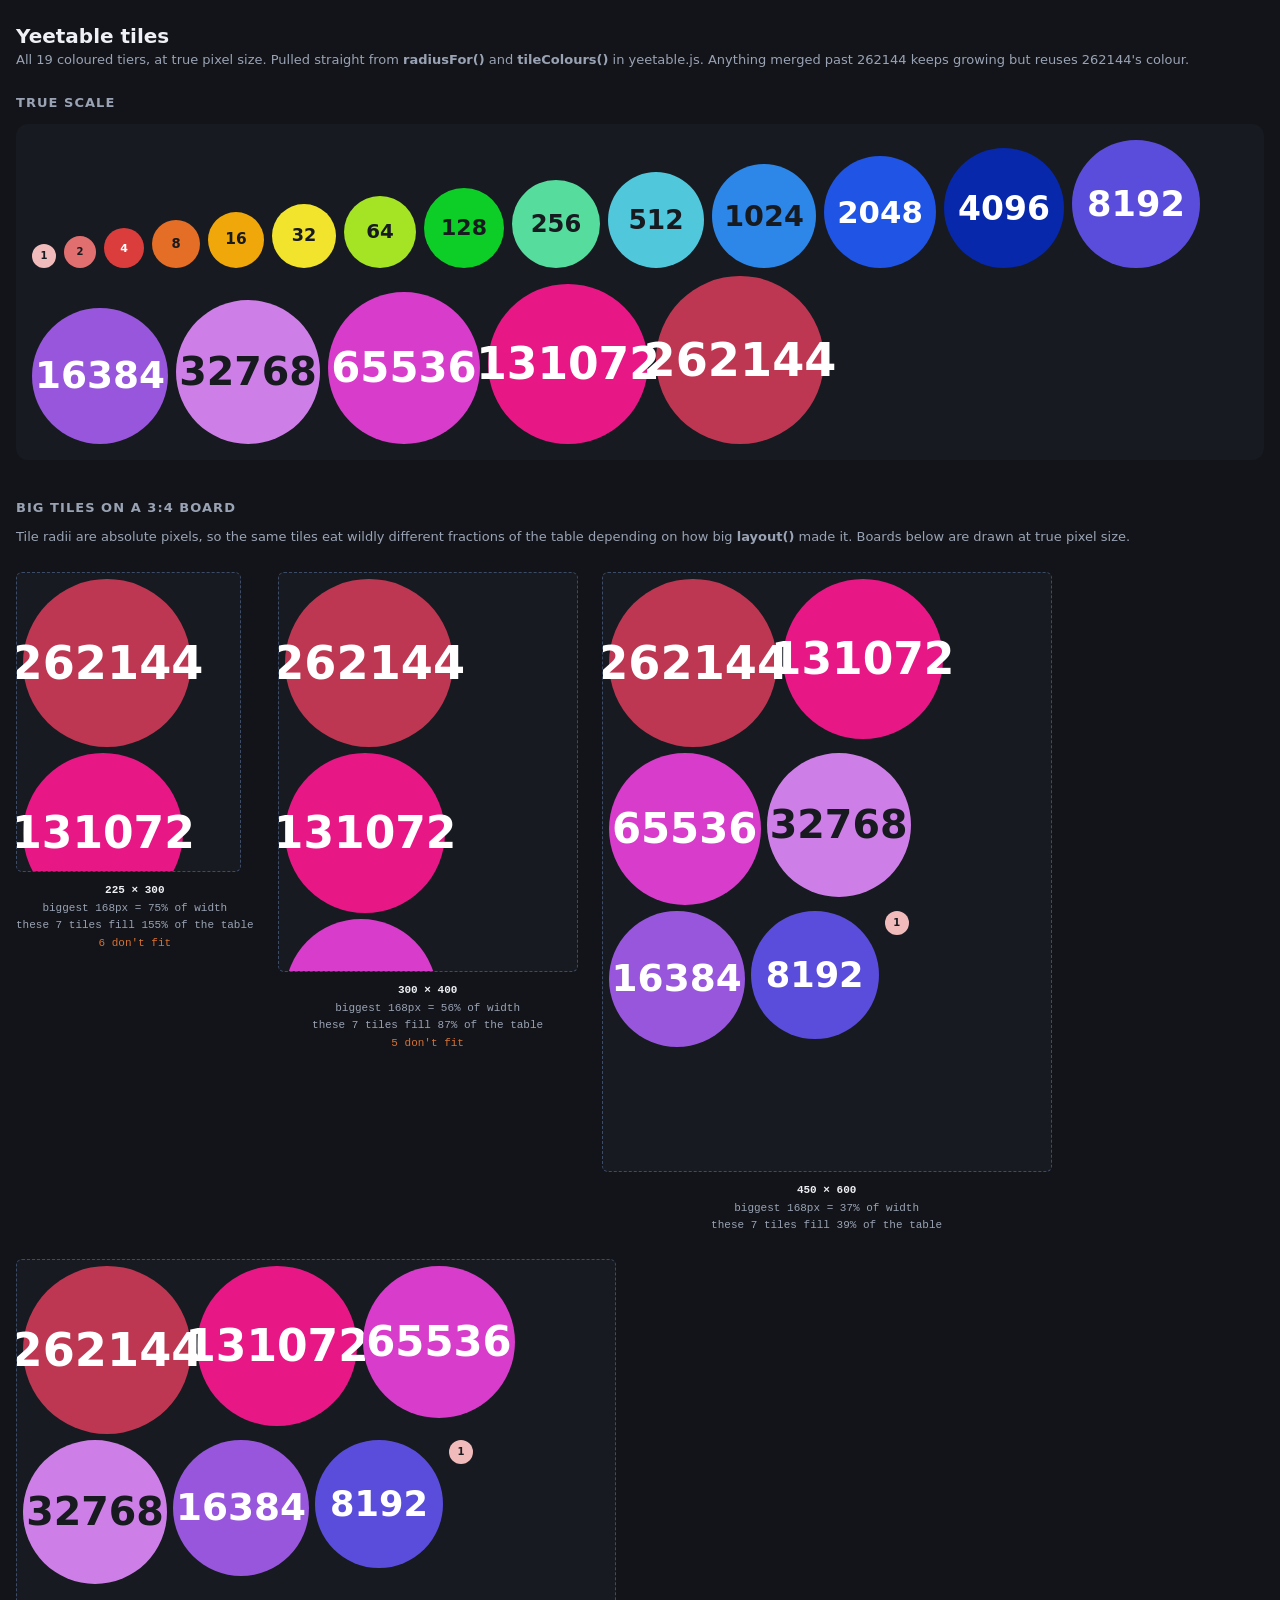
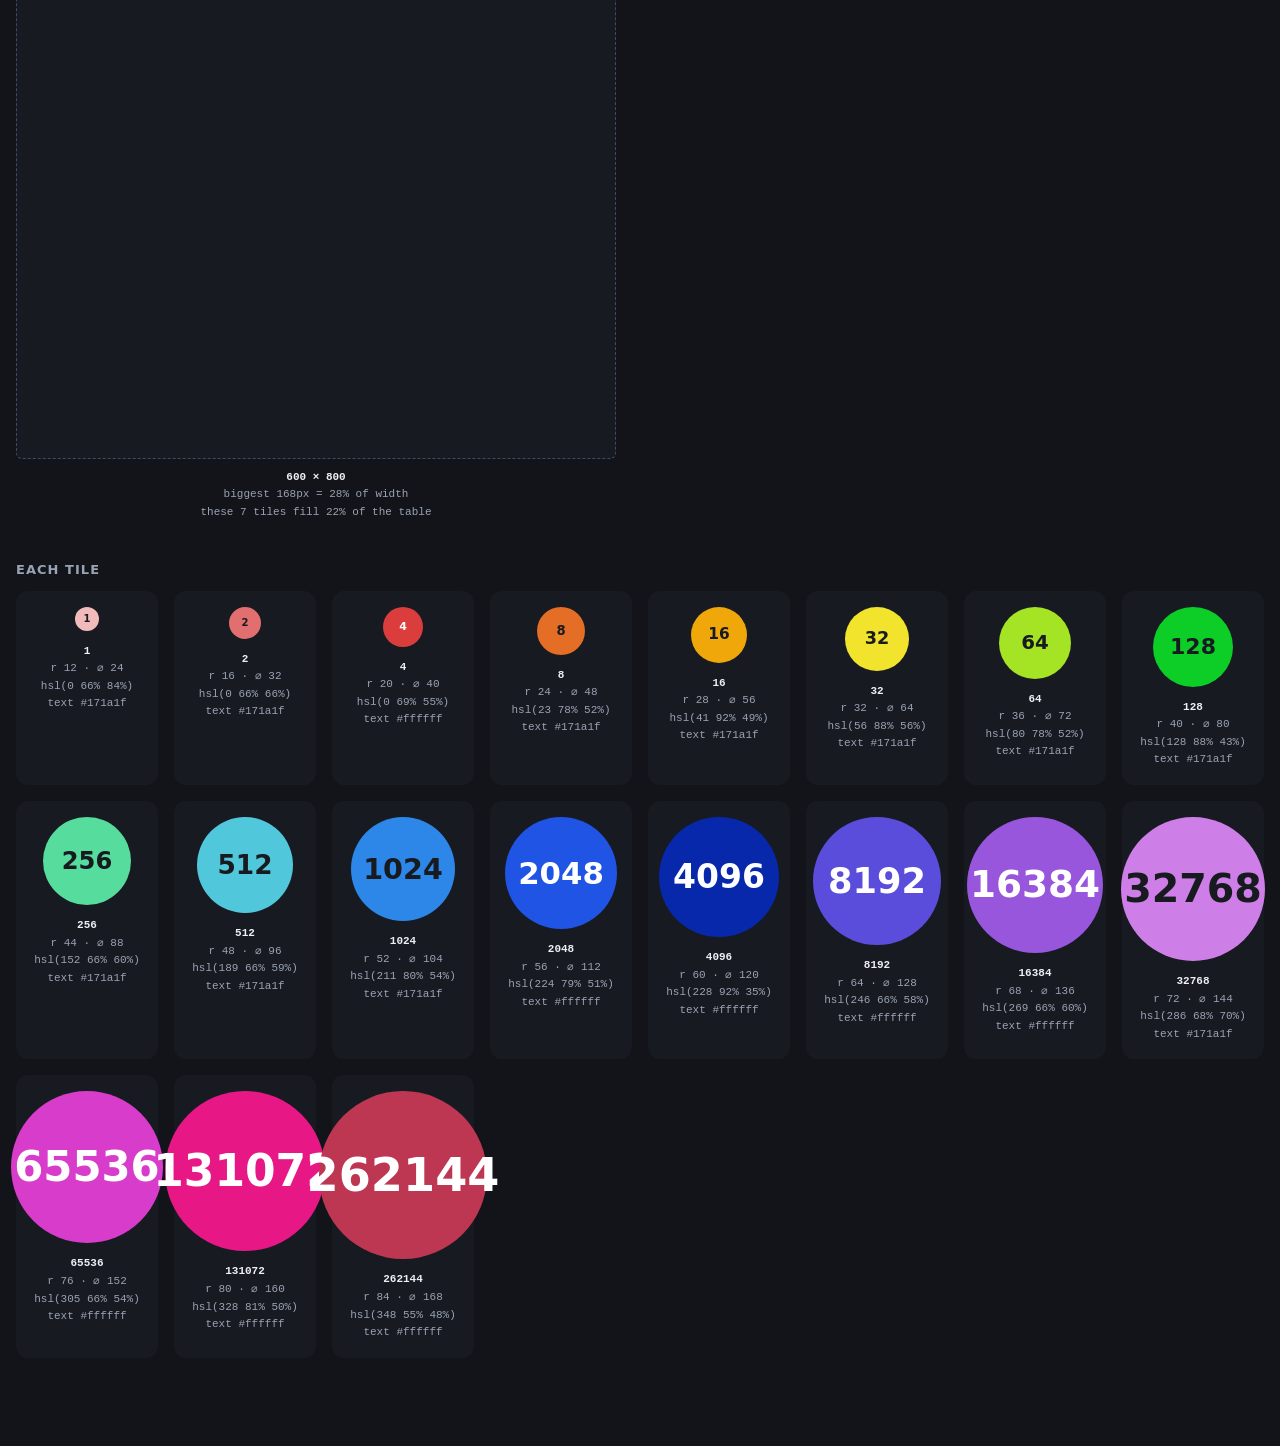
<file: tiles-preview.html>
<!DOCTYPE html>
<html lang="en-CA">
<head>
<meta charset="UTF-8">
<meta name="viewport" content="width=device-width, initial-scale=1.0">
<title>Yeetable Tiles</title>
<style>
  * { box-sizing: border-box; }

  body {
    margin: 0;
    padding: 24px 16px 48px;
    background: #12141a;
    color: #eef0f5;
    font-family: system-ui, sans-serif;
  }

  h1 {
    font-size: 20px;
    margin: 0 0 4px;
  }

  .sub {
    color: #9aa3b3;
    font-size: 13px;
    margin: 0 0 28px;
  }

  h2 {
    font-size: 13px;
    letter-spacing: 0.08em;
    text-transform: uppercase;
    color: #9aa3b3;
    font-weight: 600;
    margin: 0 0 14px;
  }

  section { margin-bottom: 40px; }

  .scale {
    display: flex;
    align-items: flex-end;
    gap: 8px;
    flex-wrap: wrap;
    padding: 16px;
    background: #171a21;
    border-radius: 12px;
    overflow-x: auto;
  }

  .grid {
    display: grid;
    grid-template-columns: repeat(auto-fill, minmax(140px, 1fr));
    gap: 16px;
  }

  .cell {
    background: #171a21;
    border-radius: 12px;
    padding: 16px 12px;
    display: flex;
    flex-direction: column;
    align-items: center;
    gap: 12px;
  }

  .tile {
    border-radius: 50%;
    display: flex;
    align-items: center;
    justify-content: center;
    font-weight: 600;
    flex-shrink: 0;
    line-height: 1;
  }

  .meta {
    font-family: Consolas, ui-monospace, monospace;
    font-size: 11px;
    color: #9aa3b3;
    text-align: center;
    line-height: 1.6;
    font-variant-numeric: tabular-nums;
  }

  .meta b {
    color: #eef0f5;
    font-weight: 600;
  }

  .boards {
    display: flex;
    align-items: flex-start;
    gap: 24px;
    flex-wrap: wrap;
  }

  .board-wrap {
    display: flex;
    flex-direction: column;
    gap: 10px;
  }

  .board {
    position: relative;
    background: #171a21;
    border: 1px dashed #3c4b66;
    border-radius: 6px;
    overflow: hidden;
    flex-shrink: 0;
  }

  .board .tile {
    position: absolute;
  }

  .warn { color: #d57234; }
</style>
</head>
<body>

<h1>Yeetable tiles</h1>
<p class="sub">All 19 coloured tiers, at true pixel size. Pulled straight from <b>radiusFor()</b> and <b>tileColours()</b> in yeetable.js. Anything merged past 262144 keeps growing but reuses 262144's colour.</p>

<section>
  <h2>True scale</h2>
  <div class="scale" id="scale"></div>
</section>

<section>
  <h2>Big tiles on a 3:4 board</h2>
  <p class="sub">Tile radii are absolute pixels, so the same tiles eat wildly different fractions of the table depending on how big <b>layout()</b> made it. Boards below are drawn at true pixel size.</p>
  <div class="boards" id="boards"></div>
</section>

<section>
  <h2>Each tile</h2>
  <div class="grid" id="grid"></div>
</section>

<script>
// copied verbatim from yeetable.js so this preview cannot drift
const TILE_HSL = {
  1: [0, 66, 84],
  2: [0, 66, 66],
  4: [0, 69, 55],
  8: [23, 78, 52],
  16: [41, 92, 49],
  32: [56, 88, 56],
  64: [80, 78, 52],
  128: [128, 88, 43],
  256: [152, 66, 60],
  512: [189, 66, 59],
  1024: [211, 80, 54],
  2048: [224, 79, 51],
  4096: [228, 92, 35],
  8192: [246, 66, 58],
  16384: [269, 66, 60],
  32768: [286, 68, 70],
  65536: [305, 66, 54],
  131072: [328, 81, 50],
  262144: [348, 55, 48],
};
const TOP_SOLID = 262144;

function hslToRgb(h, s, l) {
  const hh = h / 360;
  const a = s * Math.min(l, 1 - l);
  function channel(n) {
    const k = (n + hh * 12) % 12;
    return l - a * Math.max(-1, Math.min(Math.min(k - 3, 9 - k), 1));
  }
  return [channel(0), channel(8), channel(4)];
}

function tileColours(value) {
  const hsl = TILE_HSL[value] || TILE_HSL[TOP_SOLID];
  const fill = "hsl(" + hsl[0] + ", " + hsl[1] + "%, " + hsl[2] + "%)";
  const rgb = hslToRgb(hsl[0], hsl[1] / 100, hsl[2] / 100);
  const lum = 0.2126 * rgb[0] + 0.7152 * rgb[1] + 0.0722 * rgb[2];
  let text = "#ffffff";
  if (lum > 0.45) {
    text = "#171a1f";
  }
  return { fill: fill, text: text };
}

const BASE_RADIUS = 16;
const RADIUS_STEP = 4;

function radiusFor(value) {
  const level = Math.round(Math.log2(value)) - 1;
  return BASE_RADIUS + level * RADIUS_STEP;
}

// canvas uses "600 " + Math.max(10, r * 0.55) + "px system-ui"
function fontFor(r) {
  return Math.max(10, r * 0.55);
}

function makeTile(value) {
  const r = radiusFor(value);
  const colours = tileColours(value);
  const el = document.createElement("div");
  el.className = "tile";
  el.style.width = (r * 2) + "px";
  el.style.height = (r * 2) + "px";
  el.style.background = colours.fill;
  el.style.color = colours.text;
  el.style.fontSize = fontFor(r) + "px";
  el.textContent = String(value);
  return el;
}

const values = Object.keys(TILE_HSL).map(Number).sort(function (a, b) {
  return a - b;
});

const scale = document.getElementById("scale");
const grid = document.getElementById("grid");

for (const value of values) {
  scale.appendChild(makeTile(value));

  const r = radiusFor(value);
  const colours = tileColours(value);
  const hsl = TILE_HSL[value];

  const cell = document.createElement("div");
  cell.className = "cell";
  cell.appendChild(makeTile(value));

  const meta = document.createElement("div");
  meta.className = "meta";
  meta.innerHTML =
    "<b>" + value + "</b><br>" +
    "r " + r + " &middot; ⌀ " + (r * 2) + "<br>" +
    "hsl(" + hsl[0] + " " + hsl[1] + "% " + hsl[2] + "%)<br>" +
    "text " + colours.text;
  cell.appendChild(meta);

  grid.appendChild(cell);
}

// ---------------------- big tiles on a 3:4 board ----------------------
const BOARD_SIZES = [[225, 300], [300, 400], [450, 600], [600, 800]];
const BIG_VALUES = [262144, 131072, 65536, 32768, 16384, 8192, 1];
const GAP = 6;

// shelf-pack biggest first, same order every board so they compare
function packBoard(w, vals) {
  const placed = [];
  let x = GAP;
  let y = GAP;
  let shelf = 0;
  for (const value of vals) {
    const d = radiusFor(value) * 2;
    if (x > GAP && x + d + GAP > w) {
      x = GAP;
      y += shelf + GAP;
      shelf = 0;
    }
    placed.push({ value: value, x: x, y: y, d: d });
    x += d + GAP;
    if (d > shelf) {
      shelf = d;
    }
  }
  return placed;
}

const boards = document.getElementById("boards");

for (const size of BOARD_SIZES) {
  const w = size[0];
  const h = size[1];

  const wrap = document.createElement("div");
  wrap.className = "board-wrap";

  const board = document.createElement("div");
  board.className = "board";
  board.style.width = w + "px";
  board.style.height = h + "px";

  const placed = packBoard(w, BIG_VALUES);
  let tileArea = 0;
  let clipped = 0;

  for (const p of placed) {
    const el = makeTile(p.value);
    el.style.left = p.x + "px";
    el.style.top = p.y + "px";
    board.appendChild(el);

    const r = p.d / 2;
    tileArea += Math.PI * r * r;
    if (p.x + p.d > w || p.y + p.d > h) {
      clipped += 1;
    }
  }

  wrap.appendChild(board);

  const biggest = radiusFor(BIG_VALUES[0]) * 2;
  const widthPct = Math.round((biggest / w) * 100);
  const areaPct = Math.round((tileArea / (w * h)) * 100);

  const meta = document.createElement("div");
  meta.className = "meta";
  let html =
    "<b>" + w + " &times; " + h + "</b><br>" +
    "biggest " + biggest + "px = " + widthPct + "% of width<br>" +
    "these 7 tiles fill " + areaPct + "% of the table";
  if (clipped > 0) {
    html += "<br><span class=\"warn\">" + clipped + " don't fit</span>";
  }
  meta.innerHTML = html;
  wrap.appendChild(meta);

  boards.appendChild(wrap);
}
</script>
</body>
</html>
</file>
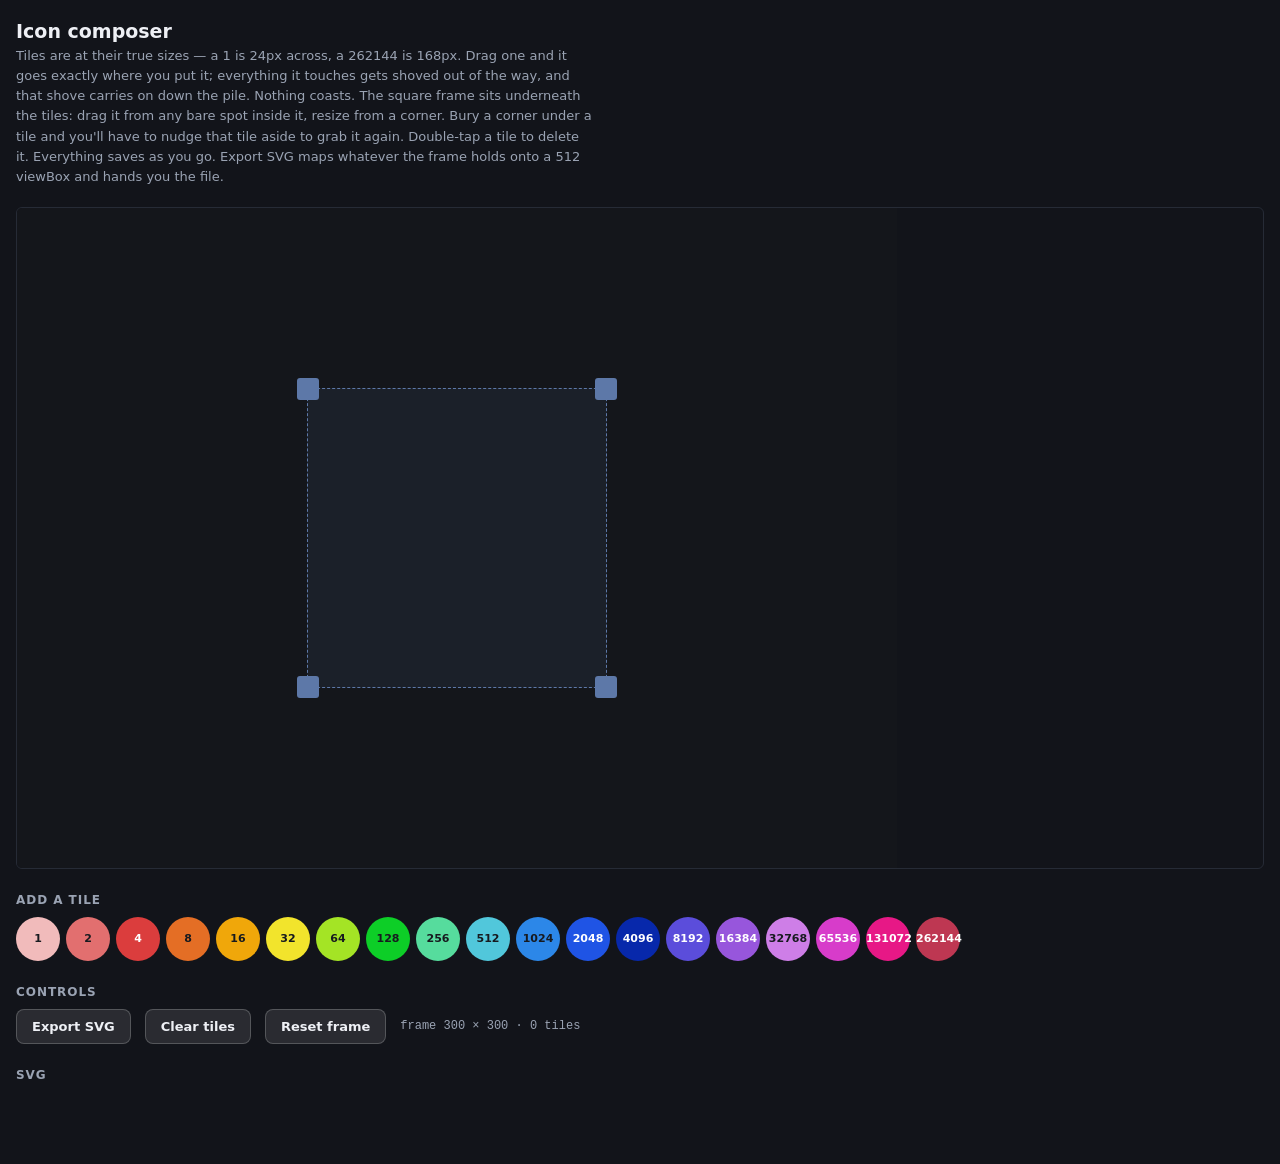
<file: scrrtchpad/css-previews-icon-compose.html>
<!DOCTYPE html>
<html lang="en-CA">
<head>
<meta charset="UTF-8">
<meta name="viewport" content="width=device-width, initial-scale=1.0">
<title>Yeetable Icon Composer</title>
<style>
  * { box-sizing: border-box; }

  body {
    margin: 0;
    padding: 20px 16px 48px;
    background: #12141a;
    color: #eef0f5;
    font-family: system-ui, sans-serif;
  }

  h1 {
    font-size: 19px;
    margin: 0 0 4px;
  }

  .sub {
    color: #9aa3b3;
    font-size: 13px;
    line-height: 1.55;
    margin: 0 0 20px;
    max-width: 70ch;
  }

  h2 {
    font-size: 12px;
    letter-spacing: 0.08em;
    text-transform: uppercase;
    color: #9aa3b3;
    font-weight: 600;
    margin: 0 0 10px;
  }

  section { margin-bottom: 24px; }

  .scroller {
    overflow: auto;
    border: 1px solid #262b36;
    border-radius: 6px;
  }

  /* Fixed pixel size on purpose: tiles are drawn at their true radii, so
     the working area must not rescale underneath them. */
  #stage {
    position: relative;
    width: 880px;
    height: 660px;
    background: #14161b;
    touch-action: none;
    user-select: none;
  }

  /* Under the tiles, always. */
  #frame {
    position: absolute;
    z-index: 1;
    border: 1px dashed #5d78a8;
    background: rgba(93, 120, 168, 0.1);
  }

  .handle {
    position: absolute;
    width: 22px;
    height: 22px;
    background: #5d78a8;
    border-radius: 3px;
  }

  .handle.nw { left: -11px; top: -11px; }
  .handle.ne { right: -11px; top: -11px; }
  .handle.sw { left: -11px; bottom: -11px; }
  .handle.se { right: -11px; bottom: -11px; }

  .tile {
    position: absolute;
    z-index: 2;
    border-radius: 50%;
    display: flex;
    align-items: center;
    justify-content: center;
    font-weight: 600;
    line-height: 1;
  }

  .tile.held {
    box-shadow: 0 0 0 2px rgba(255, 255, 255, 0.6);
  }

  .palette {
    display: flex;
    flex-wrap: wrap;
    gap: 6px;
  }

  .swatch {
    border: 0;
    border-radius: 50%;
    width: 44px;
    height: 44px;
    font-family: inherit;
    font-weight: 600;
    font-size: 11px;
    padding: 0;
  }

  .controls {
    display: flex;
    flex-wrap: wrap;
    align-items: center;
    gap: 14px;
  }

  button.act {
    background: rgba(255, 255, 255, 0.1);
    color: #eef0f5;
    border: 1px solid rgba(255, 255, 255, 0.2);
    border-radius: 8px;
    padding: 9px 15px;
    font-size: 13px;
    font-weight: 600;
    font-family: inherit;
  }

  button.act:active { background: rgba(255, 255, 255, 0.2); }

  .readout {
    font-family: Consolas, ui-monospace, monospace;
    font-size: 12px;
    color: #9aa3b3;
    font-variant-numeric: tabular-nums;
  }

  .readout b { color: #eef0f5; }

  #out {
    width: 100%;
    max-width: 880px;
    height: 220px;
    margin-top: 12px;
    background: #14161b;
    color: #cfd6e4;
    border: 1px solid #262b36;
    border-radius: 6px;
    padding: 10px;
    font-family: Consolas, ui-monospace, monospace;
    font-size: 11.5px;
    line-height: 1.45;
    white-space: pre;
  }

  #download {
    color: #8fb0e8;
    font-size: 13px;
    font-weight: 600;
  }
</style>
</head>
<body>

<h1>Icon composer</h1>
<p class="sub">
  Tiles are at their true sizes &mdash; a 1 is 24px across, a 262144 is
  168px. Drag one and it goes exactly where you put it; everything it
  touches gets shoved out of the way, and that shove carries on down the
  pile. Nothing coasts. The square frame sits underneath the tiles: drag it
  from any bare spot inside it, resize from a corner. Bury a corner under a
  tile and you'll have to nudge that tile aside to grab it again.
  Double-tap a tile to delete it. Everything saves as you go. Export SVG
  maps whatever the frame holds onto a 512 viewBox and hands you the file.
</p>

<section>
  <div class="scroller">
    <div id="stage">
      <div id="frame">
        <div class="handle nw" data-corner="nw"></div>
        <div class="handle ne" data-corner="ne"></div>
        <div class="handle sw" data-corner="sw"></div>
        <div class="handle se" data-corner="se"></div>
      </div>
    </div>
  </div>
</section>

<section>
  <h2>Add a tile</h2>
  <div class="palette" id="palette"></div>
</section>

<section>
  <h2>Controls</h2>
  <div class="controls">
    <button class="act" id="export">Export SVG</button>
    <button class="act" id="clear">Clear tiles</button>
    <button class="act" id="resetframe">Reset frame</button>
    <span class="readout" id="readout"></span>
  </div>
</section>

<section>
  <h2>SVG</h2>
  <div class="controls">
    <a id="download" href="#" download="icon-yeetable.svg" hidden>Download icon-yeetable.svg</a>
  </div>
  <textarea id="out" spellcheck="false" hidden></textarea>
</section>

<script>
// copied verbatim from yeetable.js so this cannot drift from the game
const TILE_HSL = {
  1: [0, 66, 84],
  2: [0, 66, 66],
  4: [0, 69, 55],
  8: [23, 78, 52],
  16: [41, 92, 49],
  32: [56, 88, 56],
  64: [80, 78, 52],
  128: [128, 88, 43],
  256: [152, 66, 60],
  512: [189, 66, 59],
  1024: [211, 80, 54],
  2048: [224, 79, 51],
  4096: [228, 92, 35],
  8192: [246, 66, 58],
  16384: [269, 66, 60],
  32768: [286, 68, 70],
  65536: [305, 66, 54],
  131072: [328, 81, 50],
  262144: [348, 55, 48],
};
const TOP_SOLID = 262144;

function hslToRgb(h, s, l) {
  const hh = h / 360;
  const a = s * Math.min(l, 1 - l);
  function channel(n) {
    const k = (n + hh * 12) % 12;
    return l - a * Math.max(-1, Math.min(k - 3, 9 - k, 1));
  }
  return [channel(0), channel(8), channel(4)];
}

function tileColours(value) {
  const hsl = TILE_HSL[value] || TILE_HSL[TOP_SOLID];
  const fill = "hsl(" + hsl[0] + ", " + hsl[1] + "%, " + hsl[2] + "%)";
  const rgb = hslToRgb(hsl[0], hsl[1] / 100, hsl[2] / 100);
  const lum = 0.2126 * rgb[0] + 0.7152 * rgb[1] + 0.0722 * rgb[2];
  let text = "#ffffff";
  if (lum > 0.45) {
    text = "#171a1f";
  }
  return { fill: fill, text: text };
}

const BASE_RADIUS = 16;
const RADIUS_STEP = 4;

function radiusFor(value) {
  const level = Math.round(Math.log2(value)) - 1;
  return BASE_RADIUS + level * RADIUS_STEP;
}

// ------------------------------ state ------------------------------
const STAGE_W = 880;
const STAGE_H = 660;
const FRAME_RATIO = 1;
const FRAME_MIN_W = 60;
const SAVE_KEY = "yeetable.icon";
// Stiff: every overlap is resolved in full each frame, so a dragged tile
// and the whole chain behind it move together with the finger.
const RELAX_PASSES = 14;

const stage = document.getElementById("stage");
const frameEl = document.getElementById("frame");
const palette = document.getElementById("palette");
const readout = document.getElementById("readout");

const values = Object.keys(TILE_HSL).map(Number).sort(function (a, b) {
  return a - b;
});

let tiles = [];
let frame = { x: 290, y: 180, w: 300 };
let nextId = 1;
let heldTile = null;
let frameDrag = null;
let lastTap = { id: null, t: 0 };

function frameH() {
  return frame.w * FRAME_RATIO;
}

function save() {
  const payload = { tiles: tiles, frame: frame };
  try {
    localStorage.setItem(SAVE_KEY, JSON.stringify(payload));
  } catch (e) {}
}

function load() {
  let data = null;
  try {
    const raw = localStorage.getItem(SAVE_KEY);
    if (raw) data = JSON.parse(raw);
  } catch (e) {}
  if (!data) {
    return;
  }
  if (Array.isArray(data.tiles)) {
    tiles = data.tiles;
    for (const t of tiles) {
      if (t.id >= nextId) {
        nextId = t.id + 1;
      }
    }
  }
  if (data.frame && typeof data.frame.w === "number") {
    frame = data.frame;
  }
}

// --------------------------- separation ---------------------------
// Push every overlapping pair apart along the line between their centres.
// The split is weighted by inverse area, so a big tile shoves a small one
// much further than the reverse. The held tile carries zero weight and so
// never yields - that is what turns a drag into a chain of shoves.
function separateOnce() {
  for (let i = 0; i < tiles.length; i++) {
    for (let j = i + 1; j < tiles.length; j++) {
      const a = tiles[i];
      const b = tiles[j];
      const ra = radiusFor(a.value);
      const rb = radiusFor(b.value);
      const minDist = ra + rb;
      let dx = b.x - a.x;
      let dy = b.y - a.y;
      let dist = Math.sqrt(dx * dx + dy * dy);
      if (dist >= minDist) {
        continue;
      }
      if (dist < 0.0001) {
        // exactly stacked - pick an arbitrary axis to separate along
        dx = 1;
        dy = 0;
        dist = 1;
      }
      const overlap = minDist - dist;
      const nx = dx / dist;
      const ny = dy / dist;

      let wa = 1 / (ra * ra);
      let wb = 1 / (rb * rb);
      if (heldTile === a.id) {
        wa = 0;
      }
      if (heldTile === b.id) {
        wb = 0;
      }
      const total = wa + wb;
      if (total === 0) {
        continue;
      }
      const sa = overlap * (wa / total);
      const sb = overlap * (wb / total);
      a.x -= nx * sa;
      a.y -= ny * sa;
      b.x += nx * sb;
      b.y += ny * sb;
    }
  }
}

function clampAll() {
  for (const t of tiles) {
    const r = radiusFor(t.value);
    t.x = Math.min(Math.max(t.x, r), STAGE_W - r);
    t.y = Math.min(Math.max(t.y, r), STAGE_H - r);
  }
}

function relax() {
  for (let p = 0; p < RELAX_PASSES; p++) {
    separateOnce();
    clampAll();
  }
}

// ----------------------------- render -----------------------------
const els = new Map();

function render() {
  frameEl.style.left = frame.x + "px";
  frameEl.style.top = frame.y + "px";
  frameEl.style.width = frame.w + "px";
  frameEl.style.height = frameH() + "px";

  const seen = new Set();
  for (const t of tiles) {
    seen.add(t.id);
    let el = els.get(t.id);
    if (!el) {
      el = document.createElement("div");
      el.className = "tile";
      stage.appendChild(el);
      els.set(t.id, el);
    }
    const r = radiusFor(t.value);
    const colours = tileColours(t.value);
    el.style.width = r * 2 + "px";
    el.style.height = r * 2 + "px";
    el.style.left = t.x - r + "px";
    el.style.top = t.y - r + "px";
    el.style.background = colours.fill;
    el.style.color = colours.text;
    el.style.fontSize = r * 0.55 + "px";
    el.textContent = String(t.value);
    if (heldTile === t.id) {
      el.classList.add("held");
    } else {
      el.classList.remove("held");
    }
  }

  for (const [id, el] of els) {
    if (!seen.has(id)) {
      el.remove();
      els.delete(id);
    }
  }

  readout.textContent = "frame " + Math.round(frame.w) + " × " +
    Math.round(frameH()) + "  ·  " + tiles.length + " tiles";
}

function step() {
  relax();
  render();
  requestAnimationFrame(step);
}

// ----------------------------- input ------------------------------
function stagePos(e) {
  const rect = stage.getBoundingClientRect();
  return { x: e.clientX - rect.left, y: e.clientY - rect.top };
}

function tileAt(p) {
  // last added wins, matching the paint order
  for (let i = tiles.length - 1; i >= 0; i--) {
    const t = tiles[i];
    const r = radiusFor(t.value);
    const dx = p.x - t.x;
    const dy = p.y - t.y;
    if (dx * dx + dy * dy <= r * r) {
      return t;
    }
  }
  return null;
}

function handleAt(p) {
  const h = frameH();
  const corners = [
    { name: "nw", x: frame.x, y: frame.y },
    { name: "ne", x: frame.x + frame.w, y: frame.y },
    { name: "sw", x: frame.x, y: frame.y + h },
    { name: "se", x: frame.x + frame.w, y: frame.y + h },
  ];
  for (const c of corners) {
    if (Math.abs(p.x - c.x) <= 14 && Math.abs(p.y - c.y) <= 14) {
      return c.name;
    }
  }
  return null;
}

function insideFrame(p) {
  if (p.x < frame.x || p.x > frame.x + frame.w) {
    return false;
  }
  if (p.y < frame.y || p.y > frame.y + frameH()) {
    return false;
  }
  return true;
}

stage.addEventListener("pointerdown", function (e) {
  const p = stagePos(e);

  // Tiles sit on top of the frame, so they get first refusal on the grab.
  const t = tileAt(p);
  if (t) {
    const now = performance.now();
    if (lastTap.id === t.id && now - lastTap.t < 350) {
      tiles = tiles.filter(function (o) {
        return o.id !== t.id;
      });
      lastTap = { id: null, t: 0 };
      save();
      return;
    }
    lastTap = { id: t.id, t: now };
    heldTile = t.id;
    stage.setPointerCapture(e.pointerId);
    return;
  }

  const corner = handleAt(p);
  if (corner) {
    frameDrag = { mode: "resize", corner: corner };
    stage.setPointerCapture(e.pointerId);
    return;
  }

  if (insideFrame(p)) {
    frameDrag = {
      mode: "move",
      dx: p.x - frame.x,
      dy: p.y - frame.y,
    };
    stage.setPointerCapture(e.pointerId);
  }
});

// Stays square; the corner opposite the one being dragged stays put, and
// the larger of the two axis deltas wins.
function resizeFrame(p, corner) {
  const h = frameH();
  let ax = frame.x;
  let ay = frame.y;
  if (corner === "nw" || corner === "sw") {
    ax = frame.x + frame.w;
  }
  if (corner === "nw" || corner === "ne") {
    ay = frame.y + h;
  }

  const dx = Math.abs(p.x - ax);
  const dy = Math.abs(p.y - ay);
  let w = Math.max(dx, dy / FRAME_RATIO);
  w = Math.max(w, FRAME_MIN_W);
  const newH = w * FRAME_RATIO;

  let x = ax;
  let y = ay;
  if (corner === "nw" || corner === "sw") {
    x = ax - w;
  }
  if (corner === "nw" || corner === "ne") {
    y = ay - newH;
  }

  frame.x = x;
  frame.y = y;
  frame.w = w;
}

stage.addEventListener("pointermove", function (e) {
  const p = stagePos(e);

  if (heldTile !== null) {
    const t = tiles.find(function (o) {
      return o.id === heldTile;
    });
    if (!t) {
      return;
    }
    const r = radiusFor(t.value);
    t.x = Math.min(Math.max(p.x, r), STAGE_W - r);
    t.y = Math.min(Math.max(p.y, r), STAGE_H - r);
    return;
  }

  if (!frameDrag) {
    return;
  }
  if (frameDrag.mode === "move") {
    frame.x = p.x - frameDrag.dx;
    frame.y = p.y - frameDrag.dy;
    return;
  }
  resizeFrame(p, frameDrag.corner);
});

function drop() {
  if (heldTile === null && !frameDrag) {
    return;
  }
  heldTile = null;
  frameDrag = null;
  save();
}

stage.addEventListener("pointerup", drop);
stage.addEventListener("pointercancel", drop);

// ---------------------------- palette -----------------------------
for (const value of values) {
  const colours = tileColours(value);
  const btn = document.createElement("button");
  btn.className = "swatch";
  btn.type = "button";
  btn.style.background = colours.fill;
  btn.style.color = colours.text;
  btn.textContent = String(value);
  btn.addEventListener("click", function () {
    tiles.push({
      id: nextId++,
      value: value,
      x: STAGE_W / 2 + (Math.random() - 0.5) * 60,
      y: STAGE_H / 2 + (Math.random() - 0.5) * 60,
    });
    save();
  });
  palette.appendChild(btn);
}

// ----------------------------- export -----------------------------
// The frame maps onto a 512 viewBox, so whatever it holds becomes the
// icon at any resolution. Circles are emitted first and every label
// after, so a tile drawn later can never cover an earlier tile's number.
const ICON_SIZE = 512;
const ICON_BG = "#14161b";
const FONT_STACK = "Segoe UI, ui-sans-serif, system-ui, sans-serif";

function r2(n) {
  return Math.round(n * 100) / 100;
}

function svgMarkup() {
  const k = ICON_SIZE / frame.w;
  const shown = [];
  for (const t of tiles) {
    const r = radiusFor(t.value) * k;
    const cx = (t.x - frame.x) * k;
    const cy = (t.y - frame.y) * k;
    if (cx + r < 0 || cx - r > ICON_SIZE) {
      continue;
    }
    if (cy + r < 0 || cy - r > ICON_SIZE) {
      continue;
    }
    shown.push({ value: t.value, r: r, cx: cx, cy: cy });
  }

  const lines = [];
  lines.push('<svg xmlns="http://www.w3.org/2000/svg" viewBox="0 0 ' +
    ICON_SIZE + " " + ICON_SIZE + '" width="' + ICON_SIZE +
    '" height="' + ICON_SIZE + '">');
  lines.push('<defs><clipPath id="frame"><rect width="' + ICON_SIZE +
    '" height="' + ICON_SIZE + '"/></clipPath></defs>');
  lines.push('<rect width="' + ICON_SIZE + '" height="' + ICON_SIZE +
    '" fill="' + ICON_BG + '"/>');
  lines.push('<g clip-path="url(#frame)">');

  for (const s of shown) {
    const colours = tileColours(s.value);
    lines.push('<circle cx="' + r2(s.cx) + '" cy="' + r2(s.cy) +
      '" r="' + r2(s.r) + '" fill="' + colours.fill + '"/>');
  }
  lines.push('<g font-family="' + FONT_STACK +
    '" font-weight="600" text-anchor="middle">');
  for (const s of shown) {
    const colours = tileColours(s.value);
    lines.push('<text x="' + r2(s.cx) + '" y="' + r2(s.cy) +
      '" dy="0.36em" font-size="' + r2(s.r * 0.55) + '" fill="' +
      colours.text + '">' + s.value + "</text>");
  }
  lines.push("</g>");
  lines.push("</g>");
  lines.push("</svg>");
  return lines.join("\n");
}

const outEl = document.getElementById("out");
const downloadEl = document.getElementById("download");

document.getElementById("export").addEventListener("click", function () {
  const markup = svgMarkup();
  outEl.value = markup;
  outEl.hidden = false;
  const blob = new Blob([markup], { type: "image/svg+xml" });
  if (downloadEl.dataset.url) {
    URL.revokeObjectURL(downloadEl.dataset.url);
  }
  const url = URL.createObjectURL(blob);
  downloadEl.href = url;
  downloadEl.dataset.url = url;
  downloadEl.hidden = false;
});

document.getElementById("clear").addEventListener("click", function () {
  tiles = [];
  save();
});

document.getElementById("resetframe").addEventListener("click", function () {
  frame = { x: 290, y: 180, w: 300 };
  save();
});

load();
requestAnimationFrame(step);
</script>
</body>
</html>
</file>
